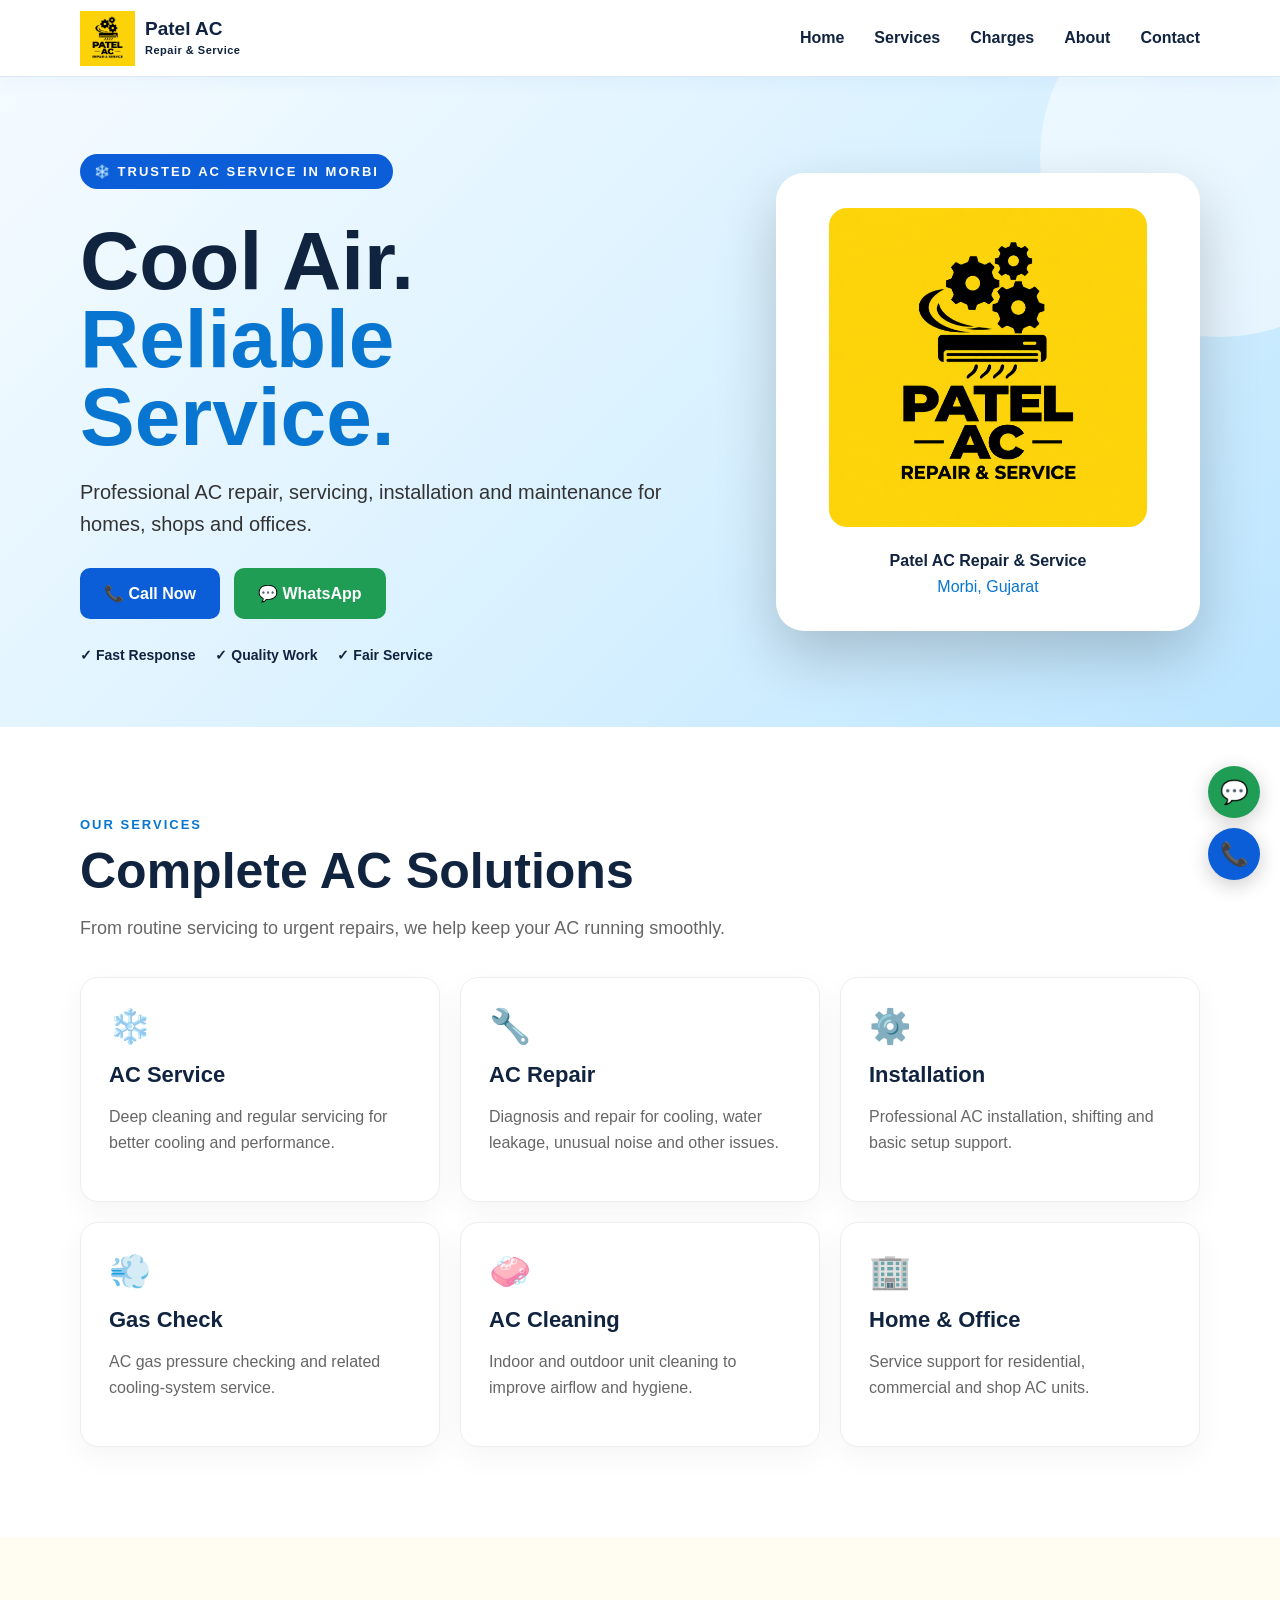
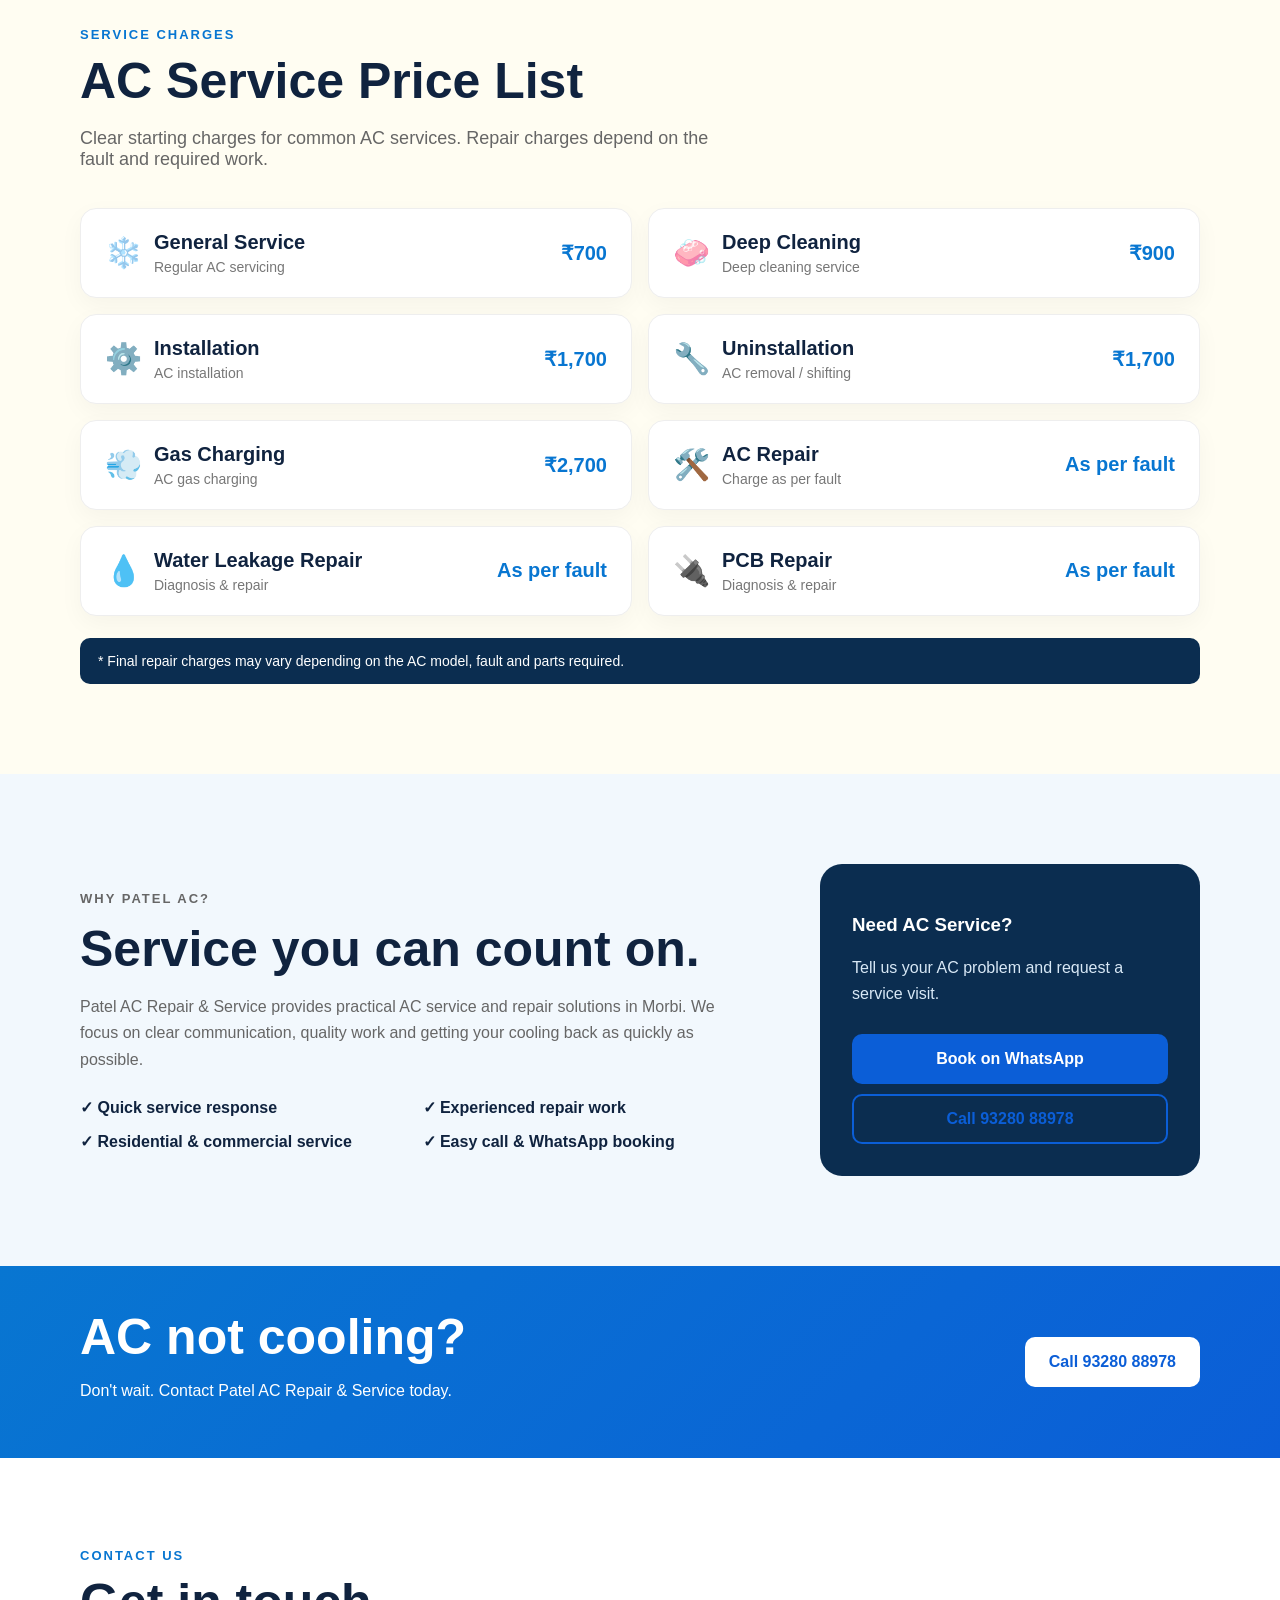
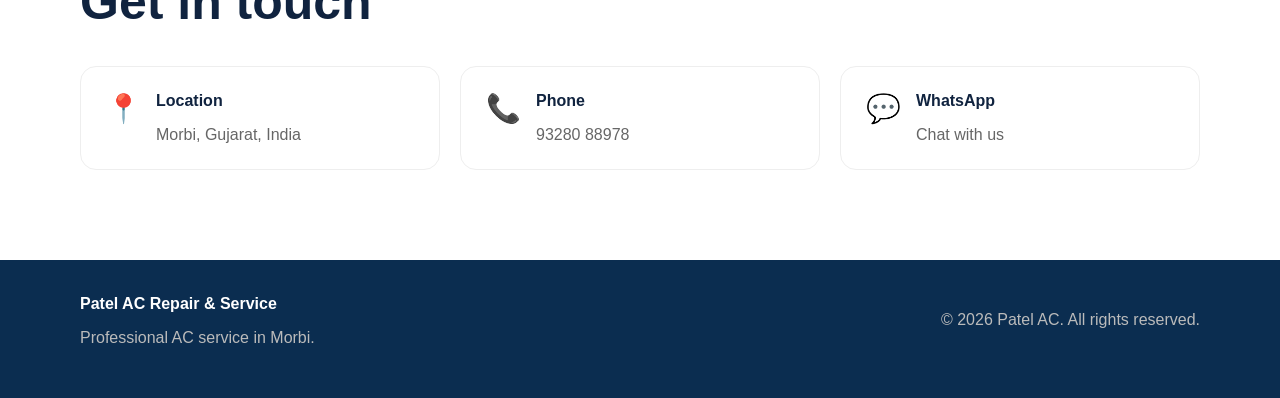
<file: index.html>
<!DOCTYPE html>
<html lang="en">
<head>
  <meta charset="UTF-8">
  <meta name="viewport" content="width=device-width, initial-scale=1.0">
  <title>Patel AC Repair & Service | Morbi - Professional AC Service</title>
  <meta name="description" content="Patel AC Repair & Service in Morbi - AC service, repair, installation and maintenance. Call or WhatsApp for service.">
  <link rel="icon" href="logo.png">
  <link rel="stylesheet" href="style.css">
</head>
<body>
  <header class="header">
    <div class="nav container">
      <a class="brand" href="#home">
        <img src="logo.png" alt="Patel AC Repair & Service logo">
        <span>Patel AC<br><small>Repair & Service</small></span>
      </a>
      <button class="menu" onclick="document.querySelector('.links').classList.toggle('show')">☰</button>
      <nav class="links">
        <a href="#home">Home</a>
        <a href="#services">Services</a>
        <a href="#pricing">Charges</a>
        <a href="#about">About</a>
        <a href="#contact">Contact</a>
      </nav>
    </div>
  </header>

  <main>
    <section id="home" class="hero">
      <div class="hero-content container">
        <div class="hero-text">
          <p class="tag">❄️ Trusted AC Service in Morbi</p>
          <h1>Cool Air.<br><span>Reliable Service.</span></h1>
          <p class="lead">Professional AC repair, servicing, installation and maintenance for homes, shops and offices.</p>
          <div class="buttons">
            <a class="btn primary" href="tel:+919328088978">📞 Call Now</a>
            <a class="btn whatsapp" href="https://wa.me/919328088978?text=Hello%20Patel%20AC%20Service,%20I%20need%20AC%20service." target="_blank">💬 WhatsApp</a>
          </div>
          <div class="trust"><span>✓ Fast Response</span><span>✓ Quality Work</span><span>✓ Fair Service</span></div>
        </div>
        <div class="hero-card">
          <img src="logo.png" alt="Patel AC Repair & Service">
          <div>
            <strong>Patel AC Repair & Service</strong>
            <span>Morbi, Gujarat</span>
          </div>
        </div>
      </div>
    </section>

    <section id="services" class="section">
      <div class="container">
        <p class="eyebrow">OUR SERVICES</p>
        <h2>Complete AC Solutions</h2>
        <p class="section-intro">From routine servicing to urgent repairs, we help keep your AC running smoothly.</p>
        <div class="cards">
          <article class="card"><div class="icon">❄️</div><h3>AC Service</h3><p>Deep cleaning and regular servicing for better cooling and performance.</p></article>
          <article class="card"><div class="icon">🔧</div><h3>AC Repair</h3><p>Diagnosis and repair for cooling, water leakage, unusual noise and other issues.</p></article>
          <article class="card"><div class="icon">⚙️</div><h3>Installation</h3><p>Professional AC installation, shifting and basic setup support.</p></article>
          <article class="card"><div class="icon">💨</div><h3>Gas Check</h3><p>AC gas pressure checking and related cooling-system service.</p></article>
          <article class="card"><div class="icon">🧼</div><h3>AC Cleaning</h3><p>Indoor and outdoor unit cleaning to improve airflow and hygiene.</p></article>
          <article class="card"><div class="icon">🏢</div><h3>Home & Office</h3><p>Service support for residential, commercial and shop AC units.</p></article>
        </div>
      </div>
    </section>


    <section id="pricing" class="section pricing">
      <div class="container">
        <p class="eyebrow">SERVICE CHARGES</p>
        <h2>AC Service Price List</h2>
        <p class="section-intro">Clear starting charges for common AC services. Repair charges depend on the fault and required work.</p>
        <div class="price-grid">
          <div class="price-card"><div><span class="price-icon">❄️</span><h3>General Service</h3><p>Regular AC servicing</p></div><strong>₹700</strong></div>
          <div class="price-card"><div><span class="price-icon">🧼</span><h3>Deep Cleaning</h3><p>Deep cleaning service</p></div><strong>₹900</strong></div>
          <div class="price-card"><div><span class="price-icon">⚙️</span><h3>Installation</h3><p>AC installation</p></div><strong>₹1,700</strong></div>
          <div class="price-card"><div><span class="price-icon">🔧</span><h3>Uninstallation</h3><p>AC removal / shifting</p></div><strong>₹1,700</strong></div>
          <div class="price-card"><div><span class="price-icon">💨</span><h3>Gas Charging</h3><p>AC gas charging</p></div><strong>₹2,700</strong></div>
          <div class="price-card"><div><span class="price-icon">🛠️</span><h3>AC Repair</h3><p>Charge as per fault</p></div><strong>As per fault</strong></div>
          <div class="price-card"><div><span class="price-icon">💧</span><h3>Water Leakage Repair</h3><p>Diagnosis & repair</p></div><strong>As per fault</strong></div>
          <div class="price-card"><div><span class="price-icon">🔌</span><h3>PCB Repair</h3><p>Diagnosis & repair</p></div><strong>As per fault</strong></div>
        </div>
        <div class="price-note">* Final repair charges may vary depending on the AC model, fault and parts required.</div>
      </div>
    </section>

    <section id="about" class="about section">
      <div class="container about-grid">
        <div>
          <p class="eyebrow">WHY PATEL AC?</p>
          <h2>Service you can count on.</h2>
          <p>Patel AC Repair & Service provides practical AC service and repair solutions in Morbi. We focus on clear communication, quality work and getting your cooling back as quickly as possible.</p>
          <div class="checks">
            <div>✓ Quick service response</div>
            <div>✓ Experienced repair work</div>
            <div>✓ Residential & commercial service</div>
            <div>✓ Easy call & WhatsApp booking</div>
          </div>
        </div>
        <div class="info-box">
          <h3>Need AC Service?</h3>
          <p>Tell us your AC problem and request a service visit.</p>
          <a class="btn primary full" href="https://wa.me/919328088978?text=Hello%20Patel%20AC%20Service,%20I%20want%20to%20book%20a%20service." target="_blank">Book on WhatsApp</a>
          <a class="btn outline full" href="tel:+919328088978">Call 93280 88978</a>
        </div>
      </div>
    </section>

    <section class="cta">
      <div class="container cta-inner">
        <div><h2>AC not cooling?</h2><p>Don't wait. Contact Patel AC Repair & Service today.</p></div>
        <a class="btn light" href="tel:+919328088978">Call 93280 88978</a>
      </div>
    </section>

    <section id="contact" class="section contact">
      <div class="container">
        <p class="eyebrow">CONTACT US</p>
        <h2>Get in touch</h2>
        <div class="contact-grid">
          <div class="contact-item"><span>📍</span><div><b>Location</b><p>Morbi, Gujarat, India</p></div></div>
          <div class="contact-item"><span>📞</span><div><b>Phone</b><p><a href="tel:+919328088978">93280 88978</a></p></div></div>
          <div class="contact-item"><span>💬</span><div><b>WhatsApp</b><p><a href="https://wa.me/919328088978" target="_blank">Chat with us</a></p></div></div>
        </div>
      </div>
    </section>
  </main>

  <footer>
    <div class="container footer-inner">
      <div><b>Patel AC Repair & Service</b><p>Professional AC service in Morbi.</p></div>
      <p>© <span id="year"></span> Patel AC. All rights reserved.</p>
    </div>
  </footer>

  <div class="floating">
    <a class="float-wa" href="https://wa.me/919328088978" target="_blank" aria-label="WhatsApp">💬</a>
    <a class="float-call" href="tel:+919328088978" aria-label="Call">📞</a>
  </div>
  <script>
    document.getElementById("year").textContent = new Date().getFullYear();
    document.querySelectorAll(".links a").forEach(a => a.addEventListener("click", () => document.querySelector(".links").classList.remove("show")));
  </script>
</body>
</html>
</file>
<file: style.css>
*{box-sizing:border-box}html{scroll-behavior:smooth}body{margin:0;font-family:Arial,Helvetica,sans-serif;color:#10233f;background:#fff}a{text-decoration:none;color:inherit}.container{width:min(1120px,92%);margin:auto}.header{position:sticky;top:0;z-index:20;background:#fff;border-bottom:1px solid #dbe7f5;box-shadow:0 4px 18px #0b5ed70d}.nav{height:76px;display:flex;align-items:center;justify-content:space-between}.brand{display:flex;align-items:center;gap:10px;font-weight:900;font-size:19px;line-height:1}.brand img{width:55px;height:55px;object-fit:contain}.brand small{font-size:11px;letter-spacing:.5px}.links{display:flex;gap:30px;font-weight:700}.links a:hover{color:#0876d1}.menu{display:none;border:0;background:none;font-size:28px}.hero{background:linear-gradient(135deg,#f5fbff,#d9f1ff 55%,#bce5ff);min-height:650px;display:flex;align-items:center;position:relative;overflow:hidden}.hero-content{display:grid;grid-template-columns:1.2fr .8fr;gap:60px;align-items:center}.tag,.eyebrow{font-weight:800;letter-spacing:2px;text-transform:uppercase;font-size:13px}.tag{display:inline-block;background:#0b5ed7;color:#fff;padding:10px 14px;border-radius:99px}.hero h1{font-size:clamp(48px,7vw,82px);line-height:.95;margin:20px 0}.hero h1 span{color:#0876d1}.lead{font-size:20px;line-height:1.6;max-width:650px;color:#333}.buttons{display:flex;gap:14px;flex-wrap:wrap;margin:28px 0}.btn{display:inline-flex;justify-content:center;align-items:center;padding:14px 22px;border-radius:10px;font-weight:800;border:2px solid transparent;transition:.2s}.btn:hover{transform:translateY(-2px)}.primary{background:#0b5ed7;color:#fff}.whatsapp{background:#1f9d55;color:#fff}.outline{border-color:#0b5ed7;color:#0b5ed7}.light{background:#fff;color:#0b5ed7}.full{width:100%;margin-top:10px}.trust{display:flex;gap:20px;flex-wrap:wrap;font-weight:700;font-size:14px}.hero-card{background:#fff;color:#10233f;border-radius:28px;padding:35px;text-align:center;box-shadow:0 25px 60px #0003}.hero-card img{width:min(330px,90%);border-radius:18px;display:block;margin:auto auto 25px}.hero-card span{display:block;color:#0876d1;margin-top:8px}.section{padding:90px 0}.eyebrow{color:#0876d1;margin:0 0 10px}h2{font-size:clamp(34px,5vw,50px);margin:0 0 14px}.section-intro{color:#666;max-width:650px;font-size:18px}.cards{display:grid;grid-template-columns:repeat(3,1fr);gap:20px;margin-top:38px}.card{padding:28px;border:1px solid #eee;border-radius:18px;background:#fff;box-shadow:0 10px 30px #0000000b}.icon{font-size:34px}.card h3{font-size:22px;margin:16px 0 8px}.card p,.about p{color:#666;line-height:1.65}.about{background:#f2f8fd}.about-grid{display:grid;grid-template-columns:1fr 380px;gap:70px;align-items:center}.checks{display:grid;grid-template-columns:1fr 1fr;gap:15px;margin-top:25px;font-weight:700}.info-box{background:#0b2d50;color:#fff;padding:32px;border-radius:22px}.info-box p{color:#d8e8f6}.cta{background:linear-gradient(135deg,#0876d1,#0b5ed7);color:#fff}.cta-inner{padding:42px 0;display:flex;justify-content:space-between;align-items:center;gap:20px}.cta h2{margin:0}.contact-grid{display:grid;grid-template-columns:repeat(3,1fr);gap:20px;margin-top:35px}.contact-item{display:flex;gap:15px;padding:25px;border:1px solid #eee;border-radius:16px}.contact-item>span{font-size:28px}.contact-item p{color:#666;margin-bottom:0}footer{background:#0b2d50;color:#fff;padding:35px 0}.footer-inner{display:flex;justify-content:space-between;gap:20px}.footer-inner p{color:#bbb}.floating{position:fixed;right:20px;bottom:20px;display:flex;flex-direction:column;gap:10px;z-index:30}.floating a{width:52px;height:52px;border-radius:50%;display:grid;place-items:center;color:#fff;font-size:23px;box-shadow:0 5px 20px #0003}.float-wa{background:#1f9d55}.float-call{background:#0b5ed7}@media(max-width:800px){.menu{display:block}.links{display:none;position:absolute;top:76px;left:0;right:0;background:#fff;padding:20px;flex-direction:column;gap:18px;border-bottom:1px solid #eee}.links.show{display:flex}.hero{padding:55px 0}.hero-content,.about-grid{grid-template-columns:1fr}.hero-card{max-width:480px;margin:auto}.cards{grid-template-columns:1fr 1fr}.contact-grid{grid-template-columns:1fr}.cta-inner,.footer-inner{flex-direction:column;align-items:flex-start}.checks{grid-template-columns:1fr}}@media(max-width:500px){.cards{grid-template-columns:1fr}.hero h1{font-size:50px}.section{padding:65px 0}.brand{font-size:16px}.brand img{width:48px;height:48px}}
.pricing{background:#fffdf2}.price-grid{display:grid;grid-template-columns:repeat(2,1fr);gap:16px;margin-top:38px}.price-card{display:flex;align-items:center;justify-content:space-between;gap:20px;padding:22px 24px;border:1px solid #eee;border-radius:16px;background:#fff;box-shadow:0 8px 25px #0000000a}.price-card>div{display:grid;grid-template-columns:auto 1fr;column-gap:12px;align-items:center}.price-icon{grid-row:span 2;font-size:30px}.price-card h3{margin:0;font-size:20px}.price-card p{margin:5px 0 0;color:#777;font-size:14px}.price-card>strong{font-size:20px;white-space:nowrap;color:#0876d1}.price-note{margin-top:22px;padding:15px 18px;border-radius:10px;background:#0b2d50;color:#fff;font-size:14px}@media(max-width:650px){.price-grid{grid-template-columns:1fr}.price-card{padding:18px}.price-card h3{font-size:18px}.price-card>strong{font-size:17px}}

.card:hover,.price-card:hover{border-color:#a9d8f5;box-shadow:0 14px 34px #0b5ed714;transform:translateY(-3px)}.card,.price-card{transition:.2s}.hero:after{content:"";position:absolute;width:360px;height:360px;border-radius:50%;background:#fff8;right:-120px;top:-100px}.hero-content{position:relative;z-index:1}
</file>
